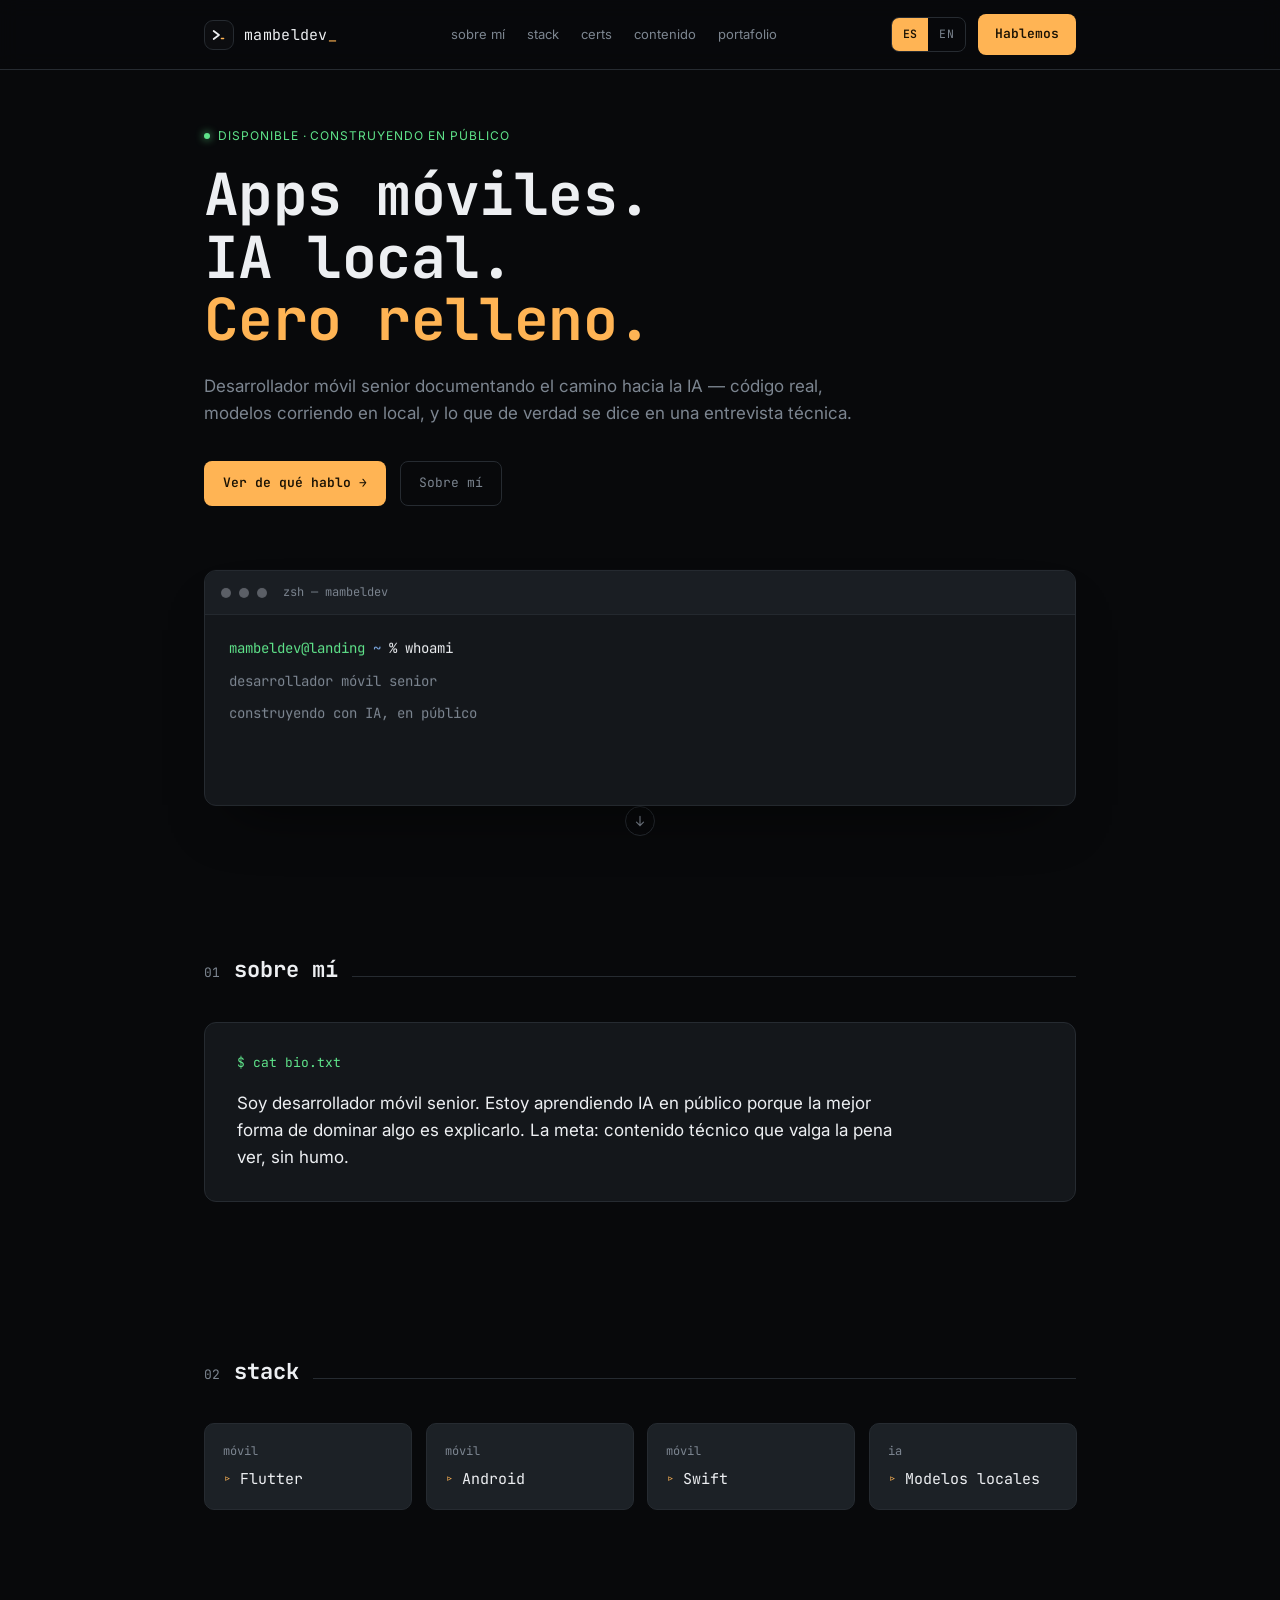
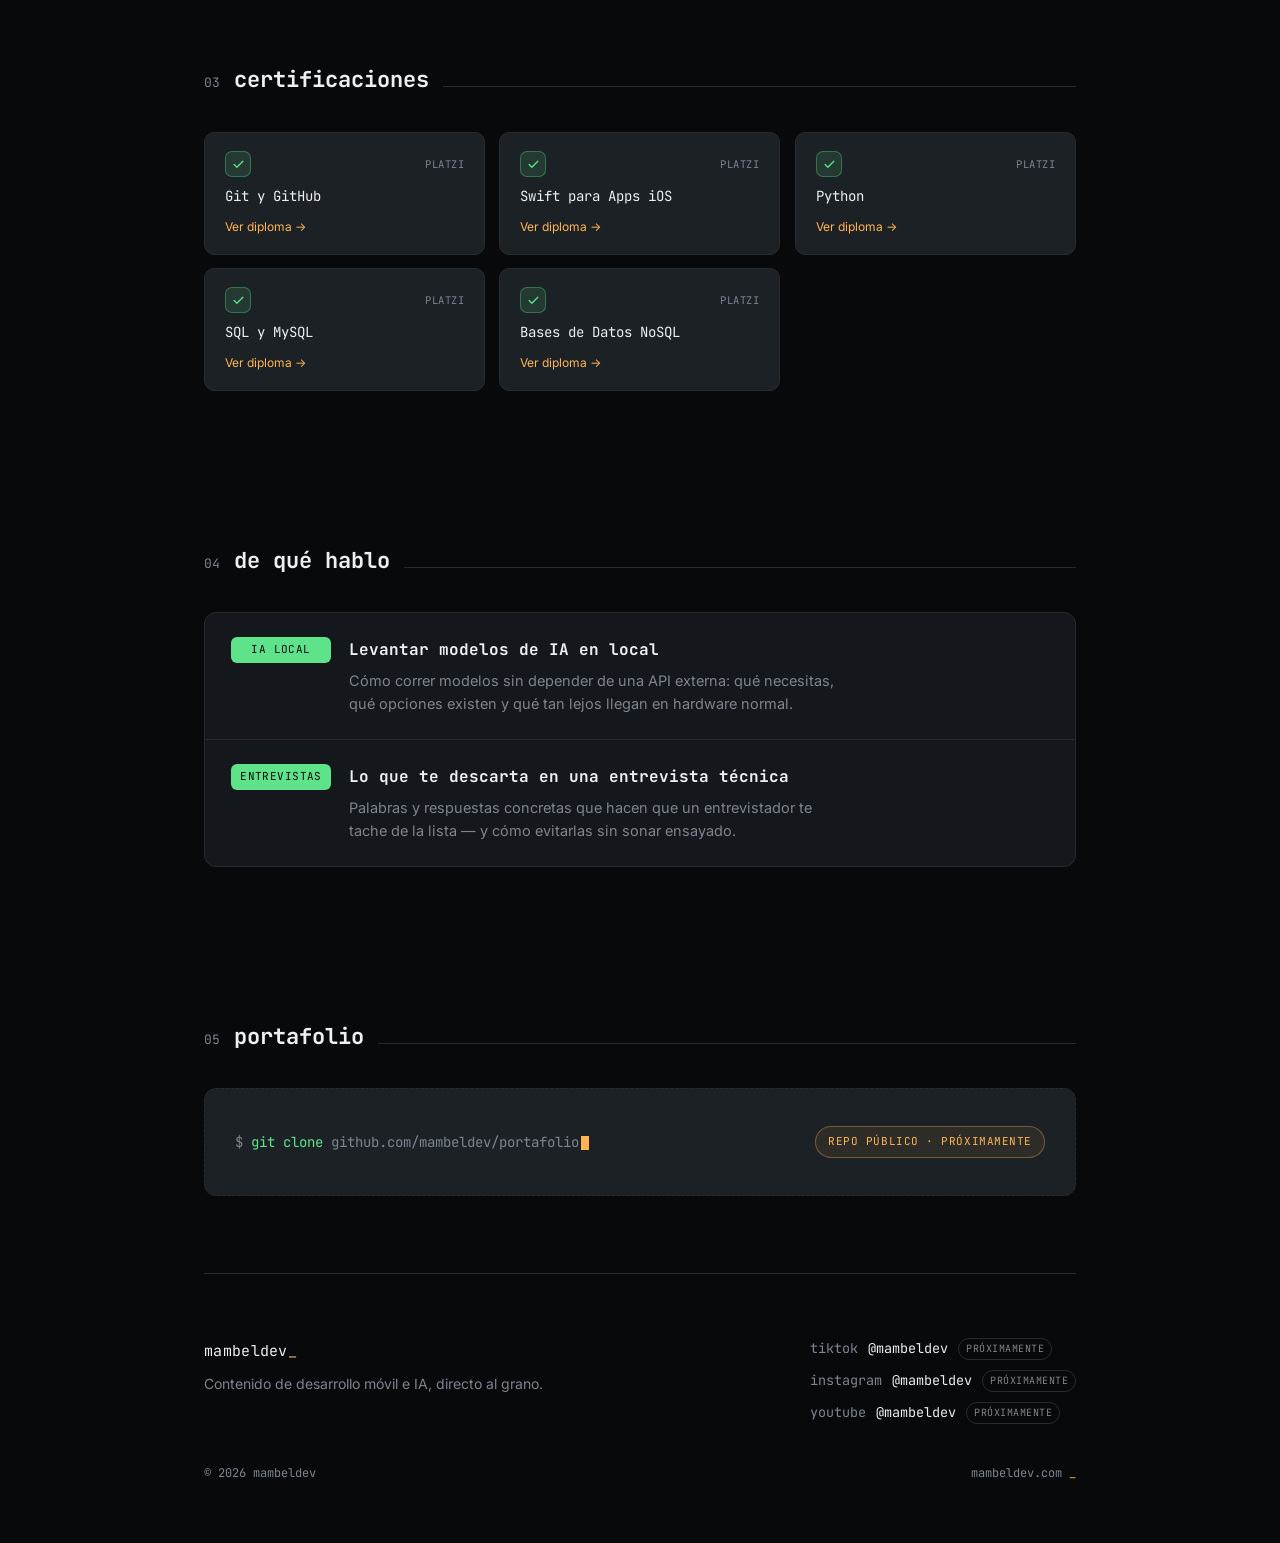
<file: index.html>
<!DOCTYPE html>
<html lang="es">
<head>
<meta charset="UTF-8">
<meta name="viewport" content="width=device-width, initial-scale=1.0">
<title>mambeldev — dev móvil e IA</title>
<meta name="description" content="mambeldev: desarrollo móvil (Flutter, Android, Swift) e IA local. Hagamos todo con IA.">
<style>
  :root{
    --bg:#08090B;
    --panel:#14171B;
    --panel-alt:#1A1E23;
    --border:#262B31;
    --text:#EDEFF2;
    --text-muted:#7C8590;
    --code-bg:#1C2126;
    --green:#5FE38A;
    --amber:#FFB454;
    --header-h:70px;
  }

  *,*::before,*::after{box-sizing:border-box}
  html{background:var(--bg);scroll-behavior:smooth}
  body{
    margin:0;
    background:var(--bg);
    color:var(--text);
    font-family:"Inter",system-ui,-apple-system,"Segoe UI",sans-serif;
    -webkit-font-smoothing:antialiased;
    line-height:1.6;
    padding-top:var(--header-h);
  }

  .mono{font-family:"JetBrains Mono","SFMono-Regular",Consolas,monospace}

  ::selection{background:var(--amber);color:var(--bg)}

  a{color:inherit}
  button{font:inherit}

  /* ---------- layout shell ---------- */
  .wrap{
    max-width:920px;
    margin:0 auto;
    padding:0 24px;
  }

  .bg-grid{
    position:fixed;
    inset:0;
    z-index:-1;
    background-image:
      linear-gradient(var(--border) 1px, transparent 1px),
      linear-gradient(90deg, var(--border) 1px, transparent 1px);
    background-size:64px 64px;
    opacity:.18;
    mask-image:radial-gradient(ellipse 70% 55% at 50% 0%, black 0%, transparent 75%);
  }

  /* ---------- fixed header ---------- */
  .site-header{
    position:fixed;
    top:0; left:0; right:0;
    z-index:100;
    height:var(--header-h);
    background:rgba(8,9,11,.82);
    backdrop-filter:blur(10px);
    -webkit-backdrop-filter:blur(10px);
    border-bottom:1px solid var(--border);
  }
  .header-inner{
    height:100%;
    max-width:920px;
    margin:0 auto;
    padding:0 24px;
    display:flex;
    align-items:center;
    justify-content:space-between;
    gap:18px;
  }
  .brand{
    display:flex;
    align-items:center;
    gap:10px;
    text-decoration:none;
    flex-shrink:0;
  }
  .brand-mark{
    width:30px;height:30px;border-radius:9px;
    background:#0C0D10;
    border:1px solid var(--border);
    display:flex;align-items:center;justify-content:center;
    position:relative;
  }
  .brand-mark svg{width:16px;height:16px}
  .brand-name{
    font-size:15px;
    letter-spacing:.02em;
    color:var(--text);
  }
  .brand-name .u{color:var(--amber)}

  .site-nav{
    display:flex;
    gap:22px;
    font-size:13px;
    color:var(--text-muted);
    flex:1;
    justify-content:center;
  }
  .site-nav a{text-decoration:none;transition:color .15s ease;white-space:nowrap}
  .site-nav a:hover{color:var(--text)}

  .header-actions{
    display:flex;
    align-items:center;
    gap:12px;
    flex-shrink:0;
  }

  .lang-toggle{
    display:flex;
    border:1px solid var(--border);
    border-radius:8px;
    overflow:hidden;
  }
  .lang-btn{
    font-family:"JetBrains Mono",monospace;
    font-size:11.5px;
    letter-spacing:.03em;
    background:transparent;
    border:none;
    color:var(--text-muted);
    padding:7px 11px;
    cursor:pointer;
    transition:background .15s ease,color .15s ease;
  }
  .lang-btn.active{background:var(--amber);color:#1A1204;font-weight:600}
  .lang-btn:not(.active):hover{color:var(--text)}

  @media (max-width:760px){
    .site-nav{display:none}
  }

  /* ---------- hero ---------- */
  .hero{
    padding:56px 0 40px;
  }
  .eyebrow{
    font-size:12px;
    color:var(--green);
    letter-spacing:.08em;
    text-transform:uppercase;
    margin:0 0 18px;
    display:flex;
    align-items:center;
    gap:8px;
  }
  .eyebrow::before{
    content:"";
    width:6px;height:6px;border-radius:50%;
    background:var(--green);
    box-shadow:0 0 8px var(--green);
  }

  h1{
    font-family:"JetBrains Mono",monospace;
    font-weight:700;
    font-size:clamp(34px,6vw,58px);
    line-height:1.08;
    letter-spacing:-.01em;
    margin:0 0 22px;
    text-wrap:balance;
    color:var(--text);
  }
  h1 .accent{color:var(--amber)}

  .hero-sub{
    font-size:17px;
    color:var(--text-muted);
    max-width:60ch;
    margin:0 0 34px;
  }

  .hero-actions{
    display:flex;
    gap:14px;
    flex-wrap:wrap;
    margin-bottom:56px;
  }
  .btn{
    font-family:"JetBrains Mono",monospace;
    font-size:13px;
    padding:11px 18px;
    border-radius:8px;
    text-decoration:none;
    display:inline-flex;
    align-items:center;
    gap:8px;
    border:1px solid transparent;
    cursor:pointer;
    transition:transform .12s ease, border-color .15s ease, background .15s ease;
  }
  .btn:hover{transform:translateY(-1px)}
  .btn-primary{
    background:var(--amber);
    color:#1A1204;
    font-weight:600;
  }
  .btn-primary:hover{background:#ffc274}
  .btn-ghost{
    background:transparent;
    border-color:var(--border);
    color:var(--text-muted);
  }
  .btn-ghost:hover{border-color:var(--text-muted);color:var(--text)}
  .btn-talk{padding:9px 16px}

  /* ---------- terminal window ---------- */
  .terminal{
    background:var(--panel);
    border:1px solid var(--border);
    border-radius:12px;
    overflow:hidden;
    box-shadow:0 30px 60px -30px rgba(0,0,0,.7);
  }
  .terminal-bar{
    display:flex;
    align-items:center;
    gap:8px;
    padding:12px 16px;
    background:var(--panel-alt);
    border-bottom:1px solid var(--border);
  }
  .dot{width:10px;height:10px;border-radius:50%;background:#5B5F66}
  .terminal-title{
    margin-left:8px;
    font-family:"JetBrains Mono",monospace;
    font-size:12px;
    color:var(--text-muted);
  }
  .terminal-body{
    padding:22px 24px 28px;
    font-family:"JetBrains Mono",monospace;
    font-size:14px;
    color:var(--text);
    min-height:190px;
  }
  .line{margin:0 0 10px; white-space:pre-wrap; word-break:break-word}
  .prompt{color:var(--green)}
  .path{color:#7CA9E3}
  .out{color:var(--text-muted)}
  .cursor{
    display:inline-block;
    width:8px;height:16px;
    background:var(--amber);
    margin-left:2px;
    vertical-align:-3px;
    animation:blink 1s steps(1) infinite;
  }
  @media (prefers-reduced-motion:reduce){
    .cursor{animation:none}
  }
  @keyframes blink{50%{opacity:0}}

  /* ---------- section shell ---------- */
  section{padding:76px 0;scroll-margin-top:calc(var(--header-h) + 16px)}
  .section-head{
    display:flex;
    align-items:baseline;
    gap:14px;
    margin-bottom:34px;
  }
  .section-num{
    font-family:"JetBrains Mono",monospace;
    font-size:13px;
    color:var(--text-muted);
  }
  h2{
    font-family:"JetBrains Mono",monospace;
    font-size:22px;
    margin:0;
    color:var(--text);
  }
  .rule{
    flex:1;
    height:1px;
    background:var(--border);
  }

  /* ---------- about ---------- */
  .about-card{
    background:var(--panel);
    border:1px solid var(--border);
    border-radius:12px;
    padding:30px 32px;
  }
  .about-card .cmd{
    font-family:"JetBrains Mono",monospace;
    font-size:13px;
    color:var(--green);
    margin:0 0 16px;
  }
  .about-card p{
    font-size:17px;
    color:var(--text);
    max-width:62ch;
    margin:0;
  }

  /* ---------- stack ---------- */
  .stack-grid{
    display:grid;
    grid-template-columns:repeat(auto-fit,minmax(200px,1fr));
    gap:14px;
  }
  .stack-item{
    background:var(--code-bg);
    border:1px solid var(--border);
    border-radius:10px;
    padding:18px;
    display:flex;
    flex-direction:column;
    gap:6px;
  }
  .stack-item .k{
    font-family:"JetBrains Mono",monospace;
    font-size:12px;
    color:var(--text-muted);
  }
  .stack-item .v{
    font-family:"JetBrains Mono",monospace;
    font-size:15px;
    color:var(--text);
    display:flex;
    align-items:center;
    gap:8px;
  }
  .stack-item .v::before{
    content:"▹";
    color:var(--amber);
  }

  /* ---------- content pillars ---------- */
  .pillars{
    display:flex;
    flex-direction:column;
    gap:1px;
    background:var(--border);
    border:1px solid var(--border);
    border-radius:12px;
    overflow:hidden;
  }
  .pillar{
    background:var(--panel);
    padding:24px 26px;
    display:grid;
    grid-template-columns:100px 1fr;
    gap:18px;
    align-items:start;
  }
  .pillar .tag{
    font-family:"JetBrains Mono",monospace;
    font-size:11px;
    color:var(--bg);
    background:var(--green);
    border-radius:6px;
    padding:4px 8px;
    height:fit-content;
    text-align:center;
    text-transform:uppercase;
    letter-spacing:.04em;
  }
  .pillar h3{
    margin:0 0 6px;
    font-size:16px;
    font-family:"JetBrains Mono",monospace;
    color:var(--text);
  }
  .pillar p{
    margin:0;
    color:var(--text-muted);
    font-size:14.5px;
    max-width:56ch;
  }

  /* ---------- portfolio ---------- */
  .repo-card{
    background:var(--code-bg);
    border:1px dashed var(--border);
    border-radius:12px;
    padding:28px 30px;
    display:flex;
    justify-content:space-between;
    align-items:center;
    gap:20px;
    flex-wrap:wrap;
  }
  .repo-card .cmd{
    font-family:"JetBrains Mono",monospace;
    font-size:14px;
    color:var(--text-muted);
  }
  .repo-card .cmd .g{color:var(--green)}
  .status-chip{
    font-family:"JetBrains Mono",monospace;
    font-size:11px;
    letter-spacing:.05em;
    text-transform:uppercase;
    color:var(--amber);
    border:1px solid rgba(255,180,84,.35);
    background:rgba(255,180,84,.08);
    padding:6px 12px;
    border-radius:999px;
    white-space:nowrap;
  }

  /* ---------- socials / footer ---------- */
  footer{
    padding:64px 0 60px;
    border-top:1px solid var(--border);
  }
  .footer-top{
    display:flex;
    justify-content:space-between;
    align-items:flex-start;
    gap:32px;
    flex-wrap:wrap;
    margin-bottom:40px;
  }
  .footer-brand p{
    color:var(--text-muted);
    font-size:14px;
    max-width:38ch;
    margin:10px 0 0;
  }
  .social-list{
    display:flex;
    flex-direction:column;
    gap:10px;
  }
  .social-row{
    display:flex;
    align-items:center;
    gap:10px;
    font-family:"JetBrains Mono",monospace;
    font-size:13.5px;
    color:var(--text-muted);
  }
  .social-row .handle{color:var(--text)}
  .soon{
    font-size:10px;
    letter-spacing:.05em;
    text-transform:uppercase;
    color:var(--text-muted);
    border:1px solid var(--border);
    padding:2px 7px;
    border-radius:999px;
    white-space:nowrap;
  }
  .footer-bottom{
    font-family:"JetBrains Mono",monospace;
    font-size:12px;
    color:var(--text-muted);
    display:flex;
    justify-content:space-between;
    flex-wrap:wrap;
    gap:10px;
  }
  .footer-bottom .amber{color:var(--amber)}

  @media (max-width:640px){
    .pillar{grid-template-columns:1fr}
    .repo-card{flex-direction:column;align-items:flex-start}
  }

  /* ---------- certifications ---------- */
  .cert-grid{
    display:grid;
    grid-template-columns:repeat(auto-fill,minmax(240px,1fr));
    gap:14px;
  }
  .cert-card{
    background:var(--code-bg);
    border:1px solid var(--border);
    border-radius:10px;
    padding:18px 20px;
    text-decoration:none;
    display:flex;
    flex-direction:column;
    gap:10px;
    transition:border-color .15s ease, transform .15s ease;
  }
  .cert-card:hover{border-color:var(--amber);transform:translateY(-2px)}
  .cert-top{
    display:flex;
    align-items:center;
    justify-content:space-between;
    gap:10px;
  }
  .cert-badge{
    width:26px;height:26px;
    border-radius:7px;
    background:rgba(95,227,138,.12);
    border:1px solid rgba(95,227,138,.35);
    display:flex;align-items:center;justify-content:center;
    flex-shrink:0;
  }
  .cert-badge svg{width:13px;height:13px}
  .cert-issuer{
    font-family:"JetBrains Mono",monospace;
    font-size:10.5px;
    letter-spacing:.05em;
    text-transform:uppercase;
    color:var(--text-muted);
  }
  .cert-name{
    font-family:"JetBrains Mono",monospace;
    font-size:14px;
    color:var(--text);
    line-height:1.4;
  }
  .cert-link{
    font-size:12px;
    color:var(--amber);
    display:flex;
    align-items:center;
    gap:4px;
  }

  /* ---------- scroll reveal ---------- */
  .reveal{
    opacity:0;
    transform:translateY(26px);
    transition:opacity .7s cubic-bezier(.16,.8,.24,1), transform .7s cubic-bezier(.16,.8,.24,1);
    will-change:opacity, transform;
  }
  .reveal.in-view{opacity:1;transform:translateY(0)}
  @media (prefers-reduced-motion:reduce){
    .reveal{opacity:1;transform:none;transition:none}
  }

  /* ---------- scroll cue ---------- */
  .scroll-cue{
    display:flex;
    justify-content:center;
    margin:8px 0 0;
  }
  .scroll-cue a{
    width:30px;height:30px;
    border:1px solid var(--border);
    border-radius:50%;
    display:flex;align-items:center;justify-content:center;
    color:var(--text-muted);
    animation:cue-bounce 2.2s ease-in-out infinite;
  }
  .scroll-cue a:hover{color:var(--amber);border-color:var(--amber)}
  @keyframes cue-bounce{
    0%,100%{transform:translateY(0)}
    50%{transform:translateY(6px)}
  }
  @media (prefers-reduced-motion:reduce){
    .scroll-cue a{animation:none}
  }

  /* ---------- parallax layers ---------- */
  [data-parallax]{will-change:transform}
  @media (prefers-reduced-motion:reduce){
    [data-parallax]{transform:none !important}
  }

  /* ---------- contact modal ---------- */
  .modal-overlay{
    position:fixed;
    inset:0;
    z-index:200;
    background:rgba(4,5,6,.72);
    backdrop-filter:blur(3px);
    display:flex;
    align-items:center;
    justify-content:center;
    padding:24px;
  }
  .modal-overlay[hidden]{display:none}
  .modal-card{
    width:100%;
    max-width:480px;
    background:var(--panel);
    border:1px solid var(--border);
    border-radius:14px;
    padding:28px;
    box-shadow:0 40px 80px -20px rgba(0,0,0,.6);
  }
  .modal-head{
    display:flex;
    align-items:flex-start;
    justify-content:space-between;
    gap:16px;
    margin-bottom:6px;
  }
  .modal-head h3{
    font-family:"JetBrains Mono",monospace;
    font-size:19px;
    margin:0;
    color:var(--text);
  }
  .modal-close{
    background:transparent;
    border:1px solid var(--border);
    color:var(--text-muted);
    width:28px;height:28px;
    border-radius:7px;
    cursor:pointer;
    line-height:1;
    flex-shrink:0;
  }
  .modal-close:hover{color:var(--text);border-color:var(--text-muted)}
  .modal-sub{
    color:var(--text-muted);
    font-size:14px;
    margin:0 0 22px;
  }
  .contact-form{
    display:flex;
    flex-direction:column;
    gap:14px;
  }
  .contact-form label{
    font-family:"JetBrains Mono",monospace;
    font-size:11.5px;
    letter-spacing:.04em;
    text-transform:uppercase;
    color:var(--text-muted);
    margin-bottom:6px;
    display:block;
  }
  .contact-form input,
  .contact-form textarea{
    width:100%;
    background:var(--code-bg);
    border:1px solid var(--border);
    border-radius:8px;
    padding:10px 12px;
    color:var(--text);
    font-family:"Inter",sans-serif;
    font-size:14px;
    resize:vertical;
  }
  .contact-form input:focus,
  .contact-form textarea:focus{
    outline:none;
    border-color:var(--amber);
  }
  .contact-form .btn{
    align-self:flex-start;
    margin-top:4px;
    border:none;
  }
  .modal-note{
    font-size:12px;
    color:var(--text-muted);
    margin:12px 0 0;
  }
</style>
<link rel="preconnect" href="https://fonts.googleapis.com">
<link rel="preconnect" href="https://fonts.gstatic.com" crossorigin>
<link rel="stylesheet" href="https://fonts.googleapis.com/css2?family=JetBrains+Mono:wght@400;500;600;700&family=Inter:wght@400;500;600&display=swap">
</head>
<body>

<div class="bg-grid" data-parallax="14"></div>

<header class="site-header">
  <div class="header-inner">
    <a class="brand" href="#top">
      <span class="brand-mark">
        <svg viewBox="0 0 24 24" fill="none"><path d="M4 6l8 6-8 6" stroke="#EDEFF2" stroke-width="2.6" stroke-linecap="round" stroke-linejoin="round"/><rect x="14.5" y="16.2" width="5.5" height="2.2" rx="1.1" fill="#FFB454"/></svg>
      </span>
      <span class="brand-name mono">mambeldev<span class="u">_</span></span>
    </a>
    <nav class="site-nav">
      <a href="#sobre-mi" data-i18n="nav.about">sobre mí</a>
      <a href="#stack" data-i18n="nav.stack">stack</a>
      <a href="#certificaciones" data-i18n="nav.certs">certs</a>
      <a href="#contenido" data-i18n="nav.content">contenido</a>
      <a href="#portafolio" data-i18n="nav.portfolio">portafolio</a>
    </nav>
    <div class="header-actions">
      <div class="lang-toggle" role="group" aria-label="Language">
        <button type="button" class="lang-btn active" data-lang="es" aria-pressed="true">ES</button>
        <button type="button" class="lang-btn" data-lang="en" aria-pressed="false">EN</button>
      </div>
      <button type="button" class="btn btn-primary btn-talk" id="openContact" data-i18n="nav.talk">Hablemos</button>
    </div>
  </div>
</header>

<div class="wrap">

  <section class="hero" id="top">
    <p class="eyebrow" data-i18n="eyebrow">disponible · construyendo en público</p>
    <h1>
      <span data-i18n="h1.line1">Apps móviles.</span><br>
      <span data-i18n="h1.line2">IA local.</span><br>
      <span class="accent" data-i18n="h1.line3">Cero relleno.</span>
    </h1>
    <p class="hero-sub" data-i18n="heroSub">Desarrollador móvil senior documentando el camino hacia la IA — código real, modelos corriendo en local, y lo que de verdad se dice en una entrevista técnica.</p>
    <div class="hero-actions">
      <a class="btn btn-primary" href="#contenido" data-i18n="heroBtnPrimary">Ver de qué hablo →</a>
      <a class="btn btn-ghost" href="#sobre-mi" data-i18n="heroBtnGhost">Sobre mí</a>
    </div>

    <div class="terminal" data-parallax="-30">
      <div class="terminal-bar">
        <span class="dot"></span><span class="dot"></span><span class="dot"></span>
        <span class="terminal-title">zsh — mambeldev</span>
      </div>
      <div class="terminal-body" id="term-body" aria-live="polite"></div>
    </div>

    <div class="scroll-cue">
      <a href="#sobre-mi" aria-label="Scroll down">
        <svg width="14" height="14" viewBox="0 0 24 24" fill="none"><path d="M12 4v16m0 0l-6-6m6 6l6-6" stroke="currentColor" stroke-width="2" stroke-linecap="round" stroke-linejoin="round"/></svg>
      </a>
    </div>
  </section>

  <section id="sobre-mi">
    <div class="section-head reveal">
      <span class="section-num">01</span>
      <h2 data-i18n="section.about">sobre mí</h2>
      <div class="rule"></div>
    </div>
    <div class="about-card reveal">
      <p class="cmd">$ cat bio.txt</p>
      <p data-i18n="aboutBio">Soy desarrollador móvil senior. Estoy aprendiendo IA en público porque la mejor forma de dominar algo es explicarlo. La meta: contenido técnico que valga la pena ver, sin humo.</p>
    </div>
  </section>

  <section id="stack">
    <div class="section-head reveal">
      <span class="section-num">02</span>
      <h2 data-i18n="section.stack">stack</h2>
      <div class="rule"></div>
    </div>
    <div class="stack-grid" data-stagger>
      <div class="stack-item reveal">
        <span class="k" data-i18n="stack.mobile">móvil</span>
        <span class="v">Flutter</span>
      </div>
      <div class="stack-item reveal">
        <span class="k" data-i18n="stack.mobile">móvil</span>
        <span class="v">Android</span>
      </div>
      <div class="stack-item reveal">
        <span class="k" data-i18n="stack.mobile">móvil</span>
        <span class="v">Swift</span>
      </div>
      <div class="stack-item reveal">
        <span class="k" data-i18n="stack.ai">ia</span>
        <span class="v" data-i18n="stack.localModels">Modelos locales</span>
      </div>
    </div>
  </section>

  <section id="certificaciones">
    <div class="section-head reveal">
      <span class="section-num">03</span>
      <h2 data-i18n="section.certs">certificaciones</h2>
      <div class="rule"></div>
    </div>
    <div class="cert-grid" data-stagger>
      <a class="cert-card reveal" href="https://platzi.com/p/mambelangel5/curso/11059-course/diploma/detalle/" target="_blank" rel="noopener">
        <div class="cert-top">
          <span class="cert-badge"><svg viewBox="0 0 24 24" fill="none"><path d="M20 6L9 17l-5-5" stroke="#5FE38A" stroke-width="2.4" stroke-linecap="round" stroke-linejoin="round"/></svg></span>
          <span class="cert-issuer">Platzi</span>
        </div>
        <span class="cert-name">Git y GitHub</span>
        <span class="cert-link" data-i18n="cert.view">Ver diploma →</span>
      </a>
      <a class="cert-card reveal" href="https://platzi.com/p/mambelangel5/curso/11257-course/diploma/detalle/" target="_blank" rel="noopener">
        <div class="cert-top">
          <span class="cert-badge"><svg viewBox="0 0 24 24" fill="none"><path d="M20 6L9 17l-5-5" stroke="#5FE38A" stroke-width="2.4" stroke-linecap="round" stroke-linejoin="round"/></svg></span>
          <span class="cert-issuer">Platzi</span>
        </div>
        <span class="cert-name">Swift para Apps iOS</span>
        <span class="cert-link" data-i18n="cert.view">Ver diploma →</span>
      </a>
      <a class="cert-card reveal" href="https://platzi.com/p/mambelangel5/curso/10002-course/diploma/detalle/" target="_blank" rel="noopener">
        <div class="cert-top">
          <span class="cert-badge"><svg viewBox="0 0 24 24" fill="none"><path d="M20 6L9 17l-5-5" stroke="#5FE38A" stroke-width="2.4" stroke-linecap="round" stroke-linejoin="round"/></svg></span>
          <span class="cert-issuer">Platzi</span>
        </div>
        <span class="cert-name">Python</span>
        <span class="cert-link" data-i18n="cert.view">Ver diploma →</span>
      </a>
      <a class="cert-card reveal" href="https://platzi.com/p/mambelangel5/curso/11975-course/diploma/detalle/" target="_blank" rel="noopener">
        <div class="cert-top">
          <span class="cert-badge"><svg viewBox="0 0 24 24" fill="none"><path d="M20 6L9 17l-5-5" stroke="#5FE38A" stroke-width="2.4" stroke-linecap="round" stroke-linejoin="round"/></svg></span>
          <span class="cert-issuer">Platzi</span>
        </div>
        <span class="cert-name">SQL y MySQL</span>
        <span class="cert-link" data-i18n="cert.view">Ver diploma →</span>
      </a>
      <a class="cert-card reveal" href="https://platzi.com/p/mambelangel5/curso/10267-course/diploma/detalle/" target="_blank" rel="noopener">
        <div class="cert-top">
          <span class="cert-badge"><svg viewBox="0 0 24 24" fill="none"><path d="M20 6L9 17l-5-5" stroke="#5FE38A" stroke-width="2.4" stroke-linecap="round" stroke-linejoin="round"/></svg></span>
          <span class="cert-issuer">Platzi</span>
        </div>
        <span class="cert-name" data-i18n="cert.nosql">Bases de Datos NoSQL</span>
        <span class="cert-link" data-i18n="cert.view">Ver diploma →</span>
      </a>
    </div>
  </section>

  <section id="contenido">
    <div class="section-head reveal">
      <span class="section-num">04</span>
      <h2 data-i18n="section.content">de qué hablo</h2>
      <div class="rule"></div>
    </div>
    <div class="pillars" data-stagger>
      <div class="pillar reveal">
        <span class="tag" data-i18n="pillar1.tag">IA local</span>
        <div>
          <h3 data-i18n="pillar1.title">Levantar modelos de IA en local</h3>
          <p data-i18n="pillar1.desc">Cómo correr modelos sin depender de una API externa: qué necesitas, qué opciones existen y qué tan lejos llegan en hardware normal.</p>
        </div>
      </div>
      <div class="pillar reveal">
        <span class="tag" data-i18n="pillar2.tag">Entrevistas</span>
        <div>
          <h3 data-i18n="pillar2.title">Lo que te descarta en una entrevista técnica</h3>
          <p data-i18n="pillar2.desc">Palabras y respuestas concretas que hacen que un entrevistador te tache de la lista — y cómo evitarlas sin sonar ensayado.</p>
        </div>
      </div>
    </div>
  </section>

  <section id="portafolio">
    <div class="section-head reveal">
      <span class="section-num">05</span>
      <h2 data-i18n="section.portfolio">portafolio</h2>
      <div class="rule"></div>
    </div>
    <div class="repo-card reveal">
      <p class="cmd mono">$ <span class="g">git clone</span> github.com/mambeldev/portafolio<span class="cursor" style="height:14px"></span></p>
      <span class="status-chip" data-i18n="repoStatus">repo público · próximamente</span>
    </div>
  </section>

  <footer>
    <div class="footer-top">
      <div class="footer-brand">
        <span class="brand-name mono">mambeldev<span class="u">_</span></span>
        <p data-i18n="footerTagline">Contenido de desarrollo móvil e IA, directo al grano.</p>
      </div>
      <div class="social-list">
        <div class="social-row"><span>tiktok</span><span class="handle">@mambeldev</span><span class="soon" data-i18n="soon">próximamente</span></div>
        <div class="social-row"><span>instagram</span><span class="handle">@mambeldev</span><span class="soon" data-i18n="soon">próximamente</span></div>
        <div class="social-row"><span>youtube</span><span class="handle">@mambeldev</span><span class="soon" data-i18n="soon">próximamente</span></div>
      </div>
    </div>
    <div class="footer-bottom mono">
      <span>© 2026 mambeldev</span>
      <span>mambeldev.com <span class="amber">_</span></span>
    </div>
  </footer>

</div>

<div class="modal-overlay" id="contactOverlay" hidden>
  <div class="modal-card" role="dialog" aria-modal="true" aria-labelledby="modalTitle">
    <div class="modal-head">
      <h3 id="modalTitle" data-i18n="modal.title">¿Tienes una idea?</h3>
      <button type="button" class="modal-close" id="closeContact" aria-label="Cerrar">✕</button>
    </div>
    <p class="modal-sub" data-i18n="modal.sub">Escríbeme y te respondo directo a tu correo.</p>
    <form id="contactForm" class="contact-form" novalidate>
      <div>
        <label data-i18n="modal.name">Nombre</label>
        <input type="text" id="cf-name" required data-i18n-placeholder="modal.namePh" placeholder="Tu nombre">
      </div>
      <div>
        <label data-i18n="modal.email">Correo</label>
        <input type="email" id="cf-email" required data-i18n-placeholder="modal.emailPh" placeholder="tu@correo.com">
      </div>
      <div>
        <label data-i18n="modal.message">Mensaje</label>
        <textarea id="cf-message" required rows="4" data-i18n-placeholder="modal.messagePh" placeholder="Cuéntame en qué puedo ayudarte..."></textarea>
      </div>
      <button type="submit" class="btn btn-primary" data-i18n="modal.send">Enviar mensaje →</button>
      <p class="modal-note" data-i18n="modal.note">Se abrirá tu cliente de correo con el mensaje listo para enviar.</p>
    </form>
  </div>
</div>

<script>
(function(){

  var translations = {
    es: {
      nav:{about:"sobre mí",stack:"stack",certs:"certs",content:"contenido",portfolio:"portafolio",talk:"Hablemos"},
      eyebrow:"disponible · construyendo en público",
      h1:{line1:"Apps móviles.",line2:"IA local.",line3:"Cero relleno."},
      heroSub:"Desarrollador móvil senior documentando el camino hacia la IA — código real, modelos corriendo en local, y lo que de verdad se dice en una entrevista técnica.",
      heroBtnPrimary:"Ver de qué hablo →",
      heroBtnGhost:"Sobre mí",
      section:{about:"sobre mí",stack:"stack",certs:"certificaciones",content:"de qué hablo",portfolio:"portafolio"},
      cert:{view:"Ver diploma →", nosql:"Bases de Datos NoSQL"},
      aboutBio:"Soy desarrollador móvil senior. Estoy aprendiendo IA en público porque la mejor forma de dominar algo es explicarlo. La meta: contenido técnico que valga la pena ver, sin humo.",
      stack:{mobile:"móvil",ai:"ia",localModels:"Modelos locales"},
      pillar1:{tag:"IA local",title:"Levantar modelos de IA en local",desc:"Cómo correr modelos sin depender de una API externa: qué necesitas, qué opciones existen y qué tan lejos llegan en hardware normal."},
      pillar2:{tag:"Entrevistas",title:"Lo que te descarta en una entrevista técnica",desc:"Palabras y respuestas concretas que hacen que un entrevistador te tache de la lista — y cómo evitarlas sin sonar ensayado."},
      repoStatus:"repo público · próximamente",
      footerTagline:"Contenido de desarrollo móvil e IA, directo al grano.",
      soon:"próximamente",
      modal:{
        title:"¿Tienes una idea?",
        sub:"Escríbeme y te respondo directo a tu correo.",
        name:"Nombre", namePh:"Tu nombre",
        email:"Correo", emailPh:"tu@correo.com",
        message:"Mensaje", messagePh:"Cuéntame en qué puedo ayudarte...",
        send:"Enviar mensaje →",
        note:"Se abrirá tu cliente de correo con el mensaje listo para enviar."
      },
      term:[
        {cmd:true, text:"whoami"},
        {cmd:false, text:"desarrollador móvil senior"},
        {cmd:false, text:"construyendo con IA, en público"},
        {cmd:true, text:"cat stack.txt"},
        {cmd:false, text:"flutter · android · swift · ia local"},
        {cmd:true, text:"echo $STATUS"},
        {cmd:false, text:"preparando el primer contenido…", accent:true}
      ]
    },
    en: {
      nav:{about:"about",stack:"stack",certs:"certs",content:"content",portfolio:"portfolio",talk:"Let's talk"},
      eyebrow:"available · building in public",
      h1:{line1:"Mobile apps.",line2:"Local AI.",line3:"Zero fluff."},
      heroSub:"Senior mobile developer documenting the path into AI — real code, models running locally, and what actually gets said in a technical interview.",
      heroBtnPrimary:"See what I talk about →",
      heroBtnGhost:"About me",
      section:{about:"about me",stack:"stack",certs:"certifications",content:"what I talk about",portfolio:"portfolio"},
      cert:{view:"View diploma →", nosql:"NoSQL Databases"},
      aboutBio:"I'm a senior mobile developer. I'm learning AI in public because the best way to master something is to explain it. The goal: technical content worth watching, no fluff.",
      stack:{mobile:"mobile",ai:"ai",localModels:"Local models"},
      pillar1:{tag:"Local AI",title:"Running local AI models",desc:"How to run models without depending on an external API: what you need, what options exist, and how far they go on regular hardware."},
      pillar2:{tag:"Interviews",title:"What gets you rejected in a tech interview",desc:"Specific words and answers that get an interviewer to cross you off the list — and how to avoid them without sounding rehearsed."},
      repoStatus:"public repo · coming soon",
      footerTagline:"Mobile dev and AI content, straight to the point.",
      soon:"coming soon",
      modal:{
        title:"Got an idea?",
        sub:"Write to me and I'll reply straight to your inbox.",
        name:"Name", namePh:"Your name",
        email:"Email", emailPh:"you@email.com",
        message:"Message", messagePh:"Tell me what you need...",
        send:"Send message →",
        note:"This will open your email client with the message ready to send."
      },
      term:[
        {cmd:true, text:"whoami"},
        {cmd:false, text:"senior mobile developer"},
        {cmd:false, text:"building with AI, in public"},
        {cmd:true, text:"cat stack.txt"},
        {cmd:false, text:"flutter · android · swift · local ai"},
        {cmd:true, text:"echo $STATUS"},
        {cmd:false, text:"preparing the first content…", accent:true}
      ]
    }
  };

  var currentLang = "es";
  var termAnimated = false;

  function get(obj, path){
    return path.split(".").reduce(function(o,k){ return o && o[k] !== undefined ? o[k] : null; }, obj);
  }

  function applyStaticText(lang){
    document.documentElement.lang = lang;
    document.querySelectorAll("[data-i18n]").forEach(function(el){
      var val = get(translations[lang], el.getAttribute("data-i18n"));
      if(val != null) el.textContent = val;
    });
    document.querySelectorAll("[data-i18n-placeholder]").forEach(function(el){
      var val = get(translations[lang], el.getAttribute("data-i18n-placeholder"));
      if(val != null) el.setAttribute("placeholder", val);
    });
    document.querySelectorAll(".lang-btn").forEach(function(b){
      var active = b.getAttribute("data-lang") === lang;
      b.classList.toggle("active", active);
      b.setAttribute("aria-pressed", active ? "true" : "false");
    });
  }

  function renderTerminal(lang, animate){
    var body = document.getElementById("term-body");
    var lines = translations[lang].term;
    var reduce = window.matchMedia && window.matchMedia("(prefers-reduced-motion: reduce)").matches;

    body.innerHTML = "";

    function lineEl(item){
      var p = document.createElement("p");
      p.className = "line";
      if(item.cmd){
        p.innerHTML = '<span class="prompt">mambeldev@landing</span> <span class="path">~</span> % ' + item.text;
      } else {
        p.innerHTML = (item.accent ? '<span style="color:var(--amber)">' : '<span class="out">') + item.text + "</span>";
      }
      return p;
    }

    if(!animate || reduce){
      lines.forEach(function(item){ body.appendChild(lineEl(item)); });
      var c = document.createElement("span");
      c.className = "cursor";
      body.appendChild(c);
      return;
    }

    var i = 0;
    function next(){
      if(i >= lines.length){
        var cur = document.createElement("span");
        cur.className = "cursor";
        body.appendChild(cur);
        return;
      }
      body.appendChild(lineEl(lines[i]));
      i++;
      setTimeout(next, lines[i-1] && lines[i-1].cmd ? 420 : 620);
    }
    setTimeout(next, 400);
  }

  function setLang(lang){
    currentLang = lang;
    applyStaticText(lang);
    renderTerminal(lang, !termAnimated);
    termAnimated = true;
  }

  document.querySelectorAll(".lang-btn").forEach(function(btn){
    btn.addEventListener("click", function(){
      setLang(btn.getAttribute("data-lang"));
    });
  });

  setLang("es");

  /* ---------- scroll reveal ---------- */
  var reduceMotion = window.matchMedia && window.matchMedia("(prefers-reduced-motion: reduce)").matches;

  document.querySelectorAll("[data-stagger]").forEach(function(group){
    Array.prototype.forEach.call(group.children, function(child, i){
      if(child.classList.contains("reveal")){
        child.style.transitionDelay = (i * 70) + "ms";
      }
    });
  });

  if(reduceMotion || !("IntersectionObserver" in window)){
    document.querySelectorAll(".reveal").forEach(function(el){ el.classList.add("in-view"); });
  } else {
    var io = new IntersectionObserver(function(entries){
      entries.forEach(function(entry){
        if(entry.isIntersecting){
          entry.target.classList.add("in-view");
          io.unobserve(entry.target);
        }
      });
    }, { threshold: 0.15, rootMargin: "0px 0px -8% 0px" });
    document.querySelectorAll(".reveal").forEach(function(el){ io.observe(el); });
  }

  /* ---------- parallax ---------- */
  if(!reduceMotion){
    var parallaxEls = Array.prototype.slice.call(document.querySelectorAll("[data-parallax]"));
    var ticking = false;

    function updateParallax(){
      var vh = window.innerHeight;
      parallaxEls.forEach(function(el){
        var speed = parseFloat(el.getAttribute("data-parallax")) || 0;
        var rect = el.getBoundingClientRect();
        var center = rect.top + rect.height / 2;
        var progress = (vh / 2 - center) / vh; // ~ -1 .. 1 near viewport
        var clamped = Math.max(-1, Math.min(1, progress));
        el.style.transform = "translate3d(0," + (clamped * speed).toFixed(1) + "px,0)";
      });
      ticking = false;
    }

    function onScrollOrResize(){
      if(!ticking){
        window.requestAnimationFrame(updateParallax);
        ticking = true;
      }
    }

    window.addEventListener("scroll", onScrollOrResize, { passive: true });
    window.addEventListener("resize", onScrollOrResize);
    updateParallax();
  }

  /* ---------- contact modal ---------- */
  var overlay = document.getElementById("contactOverlay");
  var openBtn = document.getElementById("openContact");
  var closeBtn = document.getElementById("closeContact");
  var form = document.getElementById("contactForm");

  function openModal(){
    overlay.hidden = false;
    document.getElementById("cf-name").focus();
  }
  function closeModal(){
    overlay.hidden = true;
  }

  openBtn.addEventListener("click", openModal);
  closeBtn.addEventListener("click", closeModal);
  overlay.addEventListener("click", function(e){
    if(e.target === overlay) closeModal();
  });
  document.addEventListener("keydown", function(e){
    if(e.key === "Escape" && !overlay.hidden) closeModal();
  });

  form.addEventListener("submit", function(e){
    e.preventDefault();
    var name = document.getElementById("cf-name").value.trim();
    var email = document.getElementById("cf-email").value.trim();
    var message = document.getElementById("cf-message").value.trim();

    var subject = "Contacto desde mambeldev.com — " + name;
    var body = message + "\n\n---\n" + name + "\n" + email;
    var mailto = "mailto:contacto@mambeldev.com"
      + "?subject=" + encodeURIComponent(subject)
      + "&body=" + encodeURIComponent(body);

    window.location.href = mailto;
  });

})();
</script>
</body>
</html>
</file>
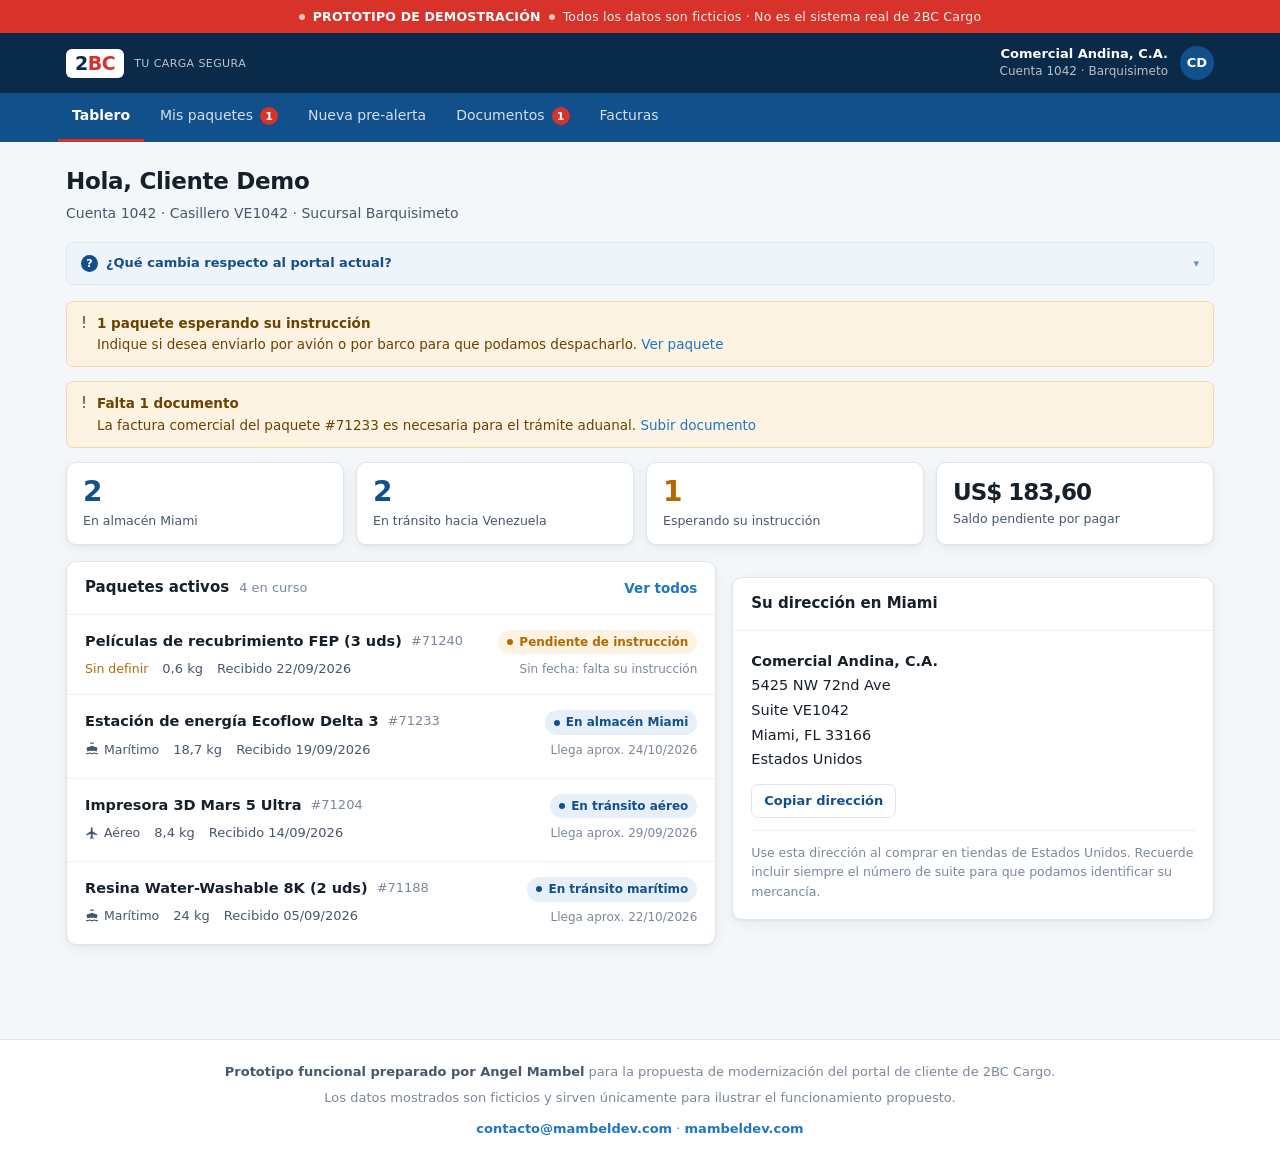
<file: 2bc-cargo/index.html>
<!DOCTYPE html>
<html lang="es">
<head>
<meta charset="utf-8">
<meta name="viewport" content="width=device-width, initial-scale=1">
<title>Prototipo · Portal de cliente — 2BC Cargo</title>
<meta name="description" content="Prototipo de demostración del portal de cliente propuesto para 2BC Cargo. Datos ficticios.">
<meta name="robots" content="noindex, nofollow">
<link rel="stylesheet" href="css/styles.css">
<link rel="icon" href="data:image/svg+xml,<svg xmlns='http://www.w3.org/2000/svg' viewBox='0 0 100 100'><rect width='100' height='100' rx='18' fill='%230A2A4A'/><text x='50' y='68' font-size='52' font-family='sans-serif' font-weight='bold' fill='white' text-anchor='middle'>2B</text></svg>">
</head>
<body>

<div class="demobar">
  <span class="dot"></span>
  PROTOTIPO DE DEMOSTRACIÓN
  <span class="dot"></span>
  <em>Todos los datos son ficticios · No es el sistema real de 2BC Cargo</em>
</div>

<header class="top">
  <div class="top-in">
    <div class="logo">
      <!-- Sustituir por el logo oficial: <img src="img/logo-2bc.png" alt="2BC Cargo"> -->
      <span class="fallback">2<b>BC</b></span>
      <span class="tag">Tu carga segura</span>
    </div>
    <div class="who">
      <div class="box">
        <b id="who-name">—</b>
        <span id="who-acct">—</span>
      </div>
      <div class="av" id="who-av">CD</div>
    </div>
  </div>
</header>

<nav class="nav">
  <div class="nav-in" id="nav"></div>
</nav>

<main id="app"></main>

<footer>
  <p><b>Prototipo funcional preparado por Angel Mambel</b> para la propuesta de modernización
  del portal de cliente de 2BC Cargo.</p>
  <p style="margin-top:6px">Los datos mostrados son ficticios y sirven únicamente para ilustrar
  el funcionamiento propuesto.</p>
  <p style="margin-top:10px">
    <a href="mailto:contacto@mambeldev.com">contacto@mambeldev.com</a> ·
    <a href="https://mambeldev.com" target="_blank" rel="noopener">mambeldev.com</a>
  </p>
</footer>

<script src="js/data.js"></script>
<script src="js/app.js"></script>
</body>
</html>
</file>
<file: 2bc-cargo/css/styles.css>
/* ============================================================
   Prototipo — Portal de cliente 2BC Cargo
   Angel Mambel · contacto@mambeldev.com

   >>> PALETA DE MARCA <<<
   Estos cuatro valores son PROVISIONALES, tomados del logo.
   Sustituir por los hex oficiales de 2BC y el resto se ajusta solo.
   ============================================================ */
:root {
  --brand-900: #0A2A4A;   /* azul oscuro del logo        */
  --brand-700: #12508C;   /* azul medio                  */
  --brand-500: #1E76C4;   /* azul claro / enlaces        */
  --accent:    #D8332B;   /* rojo del logo               */

  /* Derivados — no hace falta tocarlos */
  --brand-50:  #EEF4FA;
  --brand-100: #DCE8F4;
  --accent-50: #FDF0EF;

  --ink:       #16202B;
  --ink-2:     #47576A;
  --ink-3:     #7A8899;
  --line:      #DEE5EC;
  --line-2:    #EDF1F5;
  --bg:        #F4F7FA;
  --surface:   #FFFFFF;

  --ok:        #12805C;
  --ok-bg:     #E6F5EF;
  --warn:      #B26A00;
  --warn-bg:   #FDF3E2;
  --info:      #12508C;
  --info-bg:   #E7F0F9;
  --mute-bg:   #EEF1F4;

  --r:   10px;
  --r-s: 7px;
  --sh:  0 1px 2px rgba(16,32,48,.06), 0 4px 14px rgba(16,32,48,.05);
  --sh-2:0 8px 28px rgba(16,32,48,.12);
  --max: 1180px;
  color-scheme: light;
}

* { box-sizing: border-box; margin: 0; padding: 0; }

html { -webkit-text-size-adjust: 100%; }

body {
  font-family: system-ui, -apple-system, "Segoe UI", Roboto, "Helvetica Neue", Arial, sans-serif;
  background: var(--bg);
  color: var(--ink);
  font-size: 15px;
  line-height: 1.55;
  padding-bottom: env(safe-area-inset-bottom);
}

a { color: var(--brand-500); text-decoration: none; }
button, input, select, textarea { font: inherit; color: inherit; }
button { cursor: pointer; }

/* ---------- Barra de demostración ---------- */
.demobar {
  background: var(--accent); color: #fff;
  font-size: 12.5px; font-weight: 600; letter-spacing: .2px;
  padding: 7px 16px; text-align: center;
  display: flex; align-items: center; justify-content: center; gap: 8px;
  flex-wrap: wrap;
}
.demobar span.dot { width: 6px; height: 6px; border-radius: 50%; background: #fff; opacity: .7; }
.demobar em { font-style: normal; font-weight: 400; opacity: .92; }

/* ---------- Encabezado ---------- */
.top {
  background: var(--brand-900); color: #fff;
  position: sticky; top: 0; z-index: 40;
}
.top-in {
  max-width: var(--max); margin: 0 auto; padding: 0 16px;
  height: 60px; display: flex; align-items: center; gap: 16px;
}
.logo { display: flex; align-items: center; gap: 10px; flex-shrink: 0; }
.logo img { height: 30px; width: auto; display: block; }
.logo .fallback {
  font-weight: 800; font-size: 19px; letter-spacing: -.5px;
  background: #fff; color: var(--brand-900);
  padding: 4px 9px; border-radius: 6px; line-height: 1.1;
}
.logo .fallback b { color: var(--accent); }
.logo .tag { font-size: 11px; opacity: .72; letter-spacing: .4px; text-transform: uppercase; }

.who { margin-left: auto; display: flex; align-items: center; gap: 12px; font-size: 13px; }
.who .box {
  text-align: right; line-height: 1.3;
}
.who .box b { display: block; font-weight: 600; }
.who .box span { opacity: .7; font-size: 12px; }
.who .av {
  width: 34px; height: 34px; border-radius: 50%;
  background: var(--brand-700); display: grid; place-items: center;
  font-weight: 700; font-size: 13px; flex-shrink: 0;
}

/* ---------- Navegación ---------- */
.nav { background: var(--brand-700); }
.nav-in {
  max-width: var(--max); margin: 0 auto; padding: 0 8px;
  display: flex; gap: 2px; overflow-x: auto; scrollbar-width: none;
}
.nav-in::-webkit-scrollbar { display: none; }
.nav a {
  color: rgba(255,255,255,.82); padding: 12px 14px; font-size: 14px; font-weight: 500;
  white-space: nowrap; border-bottom: 3px solid transparent; display: flex; align-items: center; gap: 7px;
}
.nav a:hover { color: #fff; background: rgba(255,255,255,.07); }
.nav a.on { color: #fff; border-bottom-color: var(--accent); font-weight: 600; }
.nav a .pill {
  background: var(--accent); color: #fff; font-size: 11px; font-weight: 700;
  min-width: 18px; height: 18px; border-radius: 9px; padding: 0 5px;
  display: grid; place-items: center;
}

/* ---------- Estructura ---------- */
main { max-width: var(--max); margin: 0 auto; padding: 22px 16px 60px; }
.page-head { margin-bottom: 18px; }
.page-head h1 { font-size: 23px; font-weight: 700; letter-spacing: -.3px; }
.page-head p { color: var(--ink-2); font-size: 14px; margin-top: 3px; }

.card {
  background: var(--surface); border: 1px solid var(--line);
  border-radius: var(--r); box-shadow: var(--sh);
}
.card + .card { margin-top: 16px; }
.card-h {
  padding: 14px 18px; border-bottom: 1px solid var(--line-2);
  display: flex; align-items: center; gap: 10px; flex-wrap: wrap;
}
.card-h h2 { font-size: 15px; font-weight: 700; }
.card-h .sub { font-size: 13px; color: var(--ink-3); }
.card-b { padding: 18px; }
.card-b.tight { padding: 0; }

/* ---------- Nota explicativa ---------- */
.note {
  background: var(--brand-50); border: 1px solid var(--brand-100);
  border-radius: var(--r-s); margin-bottom: 16px; overflow: hidden;
}
.note summary {
  cursor: pointer; padding: 10px 14px; font-size: 13px; font-weight: 600;
  color: var(--brand-700); display: flex; align-items: center; gap: 8px; list-style: none;
}
.note summary::-webkit-details-marker { display: none; }
.note summary::before { content: "?"; width: 17px; height: 17px; border-radius: 50%;
  background: var(--brand-700); color: #fff; font-size: 11px; font-weight: 700;
  display: grid; place-items: center; flex-shrink: 0; }
.note summary::after { content: "▾"; margin-left: auto; font-size: 11px; opacity: .6; }
.note[open] summary::after { content: "▴"; }
.note .body { padding: 0 14px 12px 39px; font-size: 13.5px; color: var(--ink-2); }
.note .body p + p { margin-top: 6px; }
.note .body b { color: var(--brand-900); }

/* ---------- Métricas ---------- */
.stats { display: grid; grid-template-columns: repeat(4, 1fr); gap: 12px; margin-bottom: 16px; }
.stat {
  background: var(--surface); border: 1px solid var(--line); border-radius: var(--r);
  padding: 15px 16px; box-shadow: var(--sh); cursor: pointer; text-align: left;
  transition: transform .12s ease, box-shadow .12s ease; width: 100%;
}
.stat:hover { transform: translateY(-2px); box-shadow: var(--sh-2); }
.stat .n { font-size: 28px; font-weight: 700; line-height: 1; letter-spacing: -1px; }
.stat .l { font-size: 12.5px; color: var(--ink-2); margin-top: 7px; line-height: 1.3; }
.stat.a .n { color: var(--brand-700); }
.stat.b .n { color: var(--info); }
.stat.c .n { color: var(--warn); }
.stat.d .n { color: var(--ink); font-size: 23px; }

/* ---------- Estados ---------- */
.st {
  display: inline-flex; align-items: center; gap: 6px;
  font-size: 12px; font-weight: 600; padding: 3px 9px; border-radius: 20px;
  white-space: nowrap;
}
.st::before { content: ""; width: 6px; height: 6px; border-radius: 50%; background: currentColor; }
.st.ok   { background: var(--ok-bg);   color: var(--ok); }
.st.info { background: var(--info-bg); color: var(--info); }
.st.warn { background: var(--warn-bg); color: var(--warn); }
.st.mute { background: var(--mute-bg); color: var(--ink-2); }

.mode { display: inline-flex; align-items: center; gap: 5px; font-size: 12.5px; color: var(--ink-2); }
.mode svg { width: 14px; height: 14px; fill: currentColor; flex-shrink: 0; }

/* ---------- Lista de paquetes ---------- */
.pkg {
  display: grid; grid-template-columns: 1fr auto; gap: 4px 16px;
  padding: 15px 18px; border-bottom: 1px solid var(--line-2);
  cursor: pointer; transition: background .1s ease; width: 100%; text-align: left;
  background: none; border-left: 0; border-right: 0; border-top: 0;
}
.pkg:last-child { border-bottom: 0; }
.pkg:hover { background: var(--brand-50); }
.pkg .t { font-weight: 600; font-size: 14.5px; display: flex; align-items: center; gap: 9px; flex-wrap: wrap; }
.pkg .t .id { color: var(--ink-3); font-weight: 500; font-size: 13px; }
.pkg .m { font-size: 13px; color: var(--ink-2); display: flex; gap: 14px; flex-wrap: wrap; margin-top: 3px; }
.pkg .r { grid-row: 1 / 3; grid-column: 2; display: flex; flex-direction: column; align-items: flex-end; gap: 6px; justify-content: center; }
.pkg .eta { font-size: 12px; color: var(--ink-3); }

/* ---------- Filtros ---------- */
.filters { display: flex; gap: 7px; flex-wrap: wrap; }
.filters button {
  background: var(--surface); border: 1px solid var(--line); border-radius: 20px;
  padding: 5px 13px; font-size: 13px; color: var(--ink-2); font-weight: 500;
}
.filters button:hover { border-color: var(--brand-500); color: var(--brand-700); }
.filters button.on { background: var(--brand-700); border-color: var(--brand-700); color: #fff; font-weight: 600; }

/* ---------- Línea de tiempo ---------- */
.tl { position: relative; padding-left: 26px; }
.tl::before { content: ""; position: absolute; left: 6px; top: 6px; bottom: 6px; width: 2px; background: var(--line); }
.tl .ev { position: relative; padding-bottom: 20px; }
.tl .ev:last-child { padding-bottom: 0; }
.tl .ev::before {
  content: ""; position: absolute; left: -26px; top: 4px;
  width: 14px; height: 14px; border-radius: 50%;
  background: var(--surface); border: 3px solid var(--line);
}
.tl .ev.done::before { border-color: var(--ok); background: var(--ok); }
.tl .ev.now::before  { border-color: var(--brand-500); background: var(--brand-500);
  box-shadow: 0 0 0 4px rgba(30,118,196,.18); }
.tl .ev .d { font-size: 12px; color: var(--ink-3); font-weight: 600; letter-spacing: .2px; }
.tl .ev .h { font-weight: 600; font-size: 14.5px; margin-top: 1px; }
.tl .ev .x { font-size: 13.5px; color: var(--ink-2); margin-top: 2px; }
.tl .ev.future .h, .tl .ev.future .x { color: var(--ink-3); }

/* ---------- Tablas ---------- */
table { width: 100%; border-collapse: collapse; font-size: 14px; }
thead th {
  text-align: left; font-size: 11.5px; text-transform: uppercase; letter-spacing: .5px;
  color: var(--ink-3); font-weight: 700; padding: 11px 18px;
  border-bottom: 1px solid var(--line); background: #FAFCFD;
}
tbody td { padding: 13px 18px; border-bottom: 1px solid var(--line-2); vertical-align: middle; }
tbody tr:last-child td { border-bottom: 0; }
td.num, th.num { text-align: right; white-space: nowrap; }
tbody tr.clickable { cursor: pointer; }
tbody tr.clickable:hover { background: var(--brand-50); }

/* ---------- Definiciones ---------- */
.dl { display: grid; grid-template-columns: repeat(auto-fit, minmax(150px, 1fr)); gap: 16px 20px; }
.dl div .k { font-size: 11.5px; text-transform: uppercase; letter-spacing: .5px; color: var(--ink-3); font-weight: 700; }
.dl div .v { font-size: 15px; font-weight: 600; margin-top: 2px; }
.dl div .v.sm { font-size: 13.5px; font-weight: 500; }

/* ---------- Formulario de pre-alerta ---------- */
.field { margin-bottom: 14px; }
.field label { display: block; font-size: 12.5px; font-weight: 600; color: var(--ink-2); margin-bottom: 5px; }
.field input, .field select, .field textarea {
  width: 100%; padding: 9px 11px; border: 1px solid var(--line); border-radius: var(--r-s);
  background: var(--surface); font-size: 14.5px;
}
.field input:focus, .field select:focus { outline: 2px solid var(--brand-500); outline-offset: -1px; border-color: var(--brand-500); }
.field .hint { font-size: 12px; color: var(--ink-3); margin-top: 4px; }

.row { display: grid; gap: 12px; }
.row.two { grid-template-columns: 1fr 1fr; }
.row.three { grid-template-columns: 2fr 1fr 1fr; }

.item {
  border: 1px solid var(--line); border-radius: var(--r); padding: 15px; margin-bottom: 12px;
  background: #FCFDFE; position: relative;
}
.item .item-h { display: flex; align-items: center; gap: 10px; margin-bottom: 12px; }
.item .item-h b { font-size: 13px; color: var(--ink-2); }
.item .del {
  margin-left: auto; background: none; border: 1px solid var(--line); color: var(--ink-3);
  border-radius: var(--r-s); padding: 3px 9px; font-size: 12.5px;
}
.item .del:hover { border-color: var(--accent); color: var(--accent); }

/* Selector de modalidad — el corazón del prototipo */
.modes { display: grid; grid-template-columns: 1fr 1fr; gap: 9px; }
.modes label {
  border: 2px solid var(--line); border-radius: var(--r-s); padding: 10px 12px;
  cursor: pointer; display: flex; align-items: center; gap: 9px; background: var(--surface);
  transition: border-color .12s ease, background .12s ease;
}
.modes label:hover { border-color: var(--brand-500); }
.modes input { position: absolute; opacity: 0; pointer-events: none; }
.modes label svg { width: 19px; height: 19px; fill: var(--ink-3); flex-shrink: 0; }
.modes label .txt b { display: block; font-size: 14px; }
.modes label .txt span { font-size: 11.5px; color: var(--ink-3); }
.modes input:checked + .txt-wrap,
.modes label.sel { border-color: var(--brand-700); background: var(--brand-50); }
.modes label.sel svg { fill: var(--brand-700); }
.modes label.sel .txt b { color: var(--brand-900); }

.btn {
  background: var(--brand-700); color: #fff; border: 0; border-radius: var(--r-s);
  padding: 10px 18px; font-size: 14.5px; font-weight: 600;
}
.btn:hover { background: var(--brand-900); }
.btn.ghost { background: transparent; color: var(--brand-700); border: 1px solid var(--line); }
.btn.ghost:hover { background: var(--brand-50); border-color: var(--brand-500); }
.btn.accent { background: var(--accent); }
.btn.accent:hover { background: #B32820; }
.btn.sm { padding: 6px 12px; font-size: 13px; }
.btn:disabled { opacity: .5; cursor: not-allowed; }

/* ---------- Resumen del envío ---------- */
.split { border: 1px solid var(--line); border-radius: var(--r); overflow: hidden; }
.split .sh {
  padding: 11px 15px; background: var(--brand-900); color: #fff;
  font-size: 13.5px; font-weight: 600; display: flex; align-items: center; gap: 8px;
}
.split .sh .c { margin-left: auto; font-size: 12px; opacity: .8; font-weight: 500; }
.ship { padding: 14px 15px; border-bottom: 1px solid var(--line-2); }
.ship:last-child { border-bottom: 0; }
.ship .t { display: flex; align-items: center; gap: 9px; font-weight: 600; font-size: 14px; margin-bottom: 8px; }
.ship .t svg { width: 17px; height: 17px; fill: var(--brand-700); }
.ship .t .n { margin-left: auto; font-size: 15px; font-weight: 700; color: var(--brand-900); }
.ship ul { list-style: none; font-size: 13.5px; color: var(--ink-2); }
.ship ul li { display: flex; gap: 10px; padding: 3px 0; }
.ship ul li span:last-child { margin-left: auto; white-space: nowrap; }
.ship .calc { font-size: 12px; color: var(--ink-3); margin-top: 7px; padding-top: 7px; border-top: 1px dashed var(--line); }
.ship.empty { color: var(--ink-3); font-size: 13.5px; font-style: italic; }

.alert {
  border-radius: var(--r-s); padding: 11px 14px; font-size: 13.5px;
  display: flex; gap: 10px; align-items: flex-start; margin-bottom: 14px;
}
.alert b { display: block; margin-bottom: 1px; }
.alert.warn { background: var(--warn-bg); color: #6B4200; border: 1px solid #F0D9AE; }
.alert.ok   { background: var(--ok-bg);   color: #0B5C42; border: 1px solid #BDE3D4; }
.alert.info { background: var(--info-bg); color: #0D3E6E; border: 1px solid #C2DAF0; }
.alert .ic { font-size: 15px; line-height: 1.4; }

/* ---------- Documentos ---------- */
.doc {
  display: flex; align-items: center; gap: 14px; padding: 15px 18px;
  border-bottom: 1px solid var(--line-2);
}
.doc:last-child { border-bottom: 0; }
.doc .ic {
  width: 38px; height: 38px; border-radius: var(--r-s); display: grid; place-items: center;
  font-size: 16px; flex-shrink: 0;
}
.doc .ic.need { background: var(--warn-bg); }
.doc .ic.have { background: var(--ok-bg); }
.doc .tx { flex: 1; min-width: 0; }
.doc .tx b { font-size: 14.5px; display: block; }
.doc .tx span { font-size: 13px; color: var(--ink-2); }

/* ---------- Pie ---------- */
footer {
  border-top: 1px solid var(--line); margin-top: 34px; padding: 22px 16px 34px;
  text-align: center; font-size: 13px; color: var(--ink-3); background: var(--surface);
}
footer b { color: var(--ink-2); }
footer a { font-weight: 600; }

.back {
  display: inline-flex; align-items: center; gap: 6px; font-size: 13.5px;
  color: var(--ink-2); font-weight: 600; margin-bottom: 12px; background: none; border: 0; padding: 0;
}
.back:hover { color: var(--brand-700); }

.grid2 { display: grid; grid-template-columns: 1.35fr 1fr; gap: 16px; align-items: start; }

.empty-state { padding: 40px 18px; text-align: center; color: var(--ink-3); font-size: 14px; }

/* ---------- Móvil ---------- */
@media (max-width: 860px) {
  .grid2 { grid-template-columns: 1fr; }
  .stats { grid-template-columns: 1fr 1fr; }
  .row.two, .row.three { grid-template-columns: 1fr; }
}
@media (max-width: 560px) {
  body { font-size: 14.5px; }
  main { padding: 16px 12px 50px; }
  .top-in { height: 54px; padding: 0 12px; }
  .who .box { display: none; }
  .page-head h1 { font-size: 20px; }
  .card-b { padding: 14px; }
  .pkg { grid-template-columns: 1fr; padding: 14px; }
  .pkg .r { grid-row: auto; grid-column: auto; flex-direction: row; align-items: center;
    justify-content: flex-start; gap: 10px; margin-top: 8px; flex-wrap: wrap; }
  .stat .n { font-size: 24px; }
  .modes { grid-template-columns: 1fr; }
  thead { display: none; }
  table.stack tbody td { display: block; padding: 4px 14px; border: 0; }
  table.stack tbody td:first-child { padding-top: 13px; font-weight: 600; }
  table.stack tbody td:last-child { padding-bottom: 13px; }
  table.stack tbody tr { display: block; border-bottom: 1px solid var(--line-2); }
  table.stack tbody td::before {
    content: attr(data-l); display: block; font-size: 11px; text-transform: uppercase;
    letter-spacing: .4px; color: var(--ink-3); font-weight: 700;
  }
  table.stack tbody td.num { text-align: left; }
  .dl { grid-template-columns: 1fr 1fr; }
}
</file>
